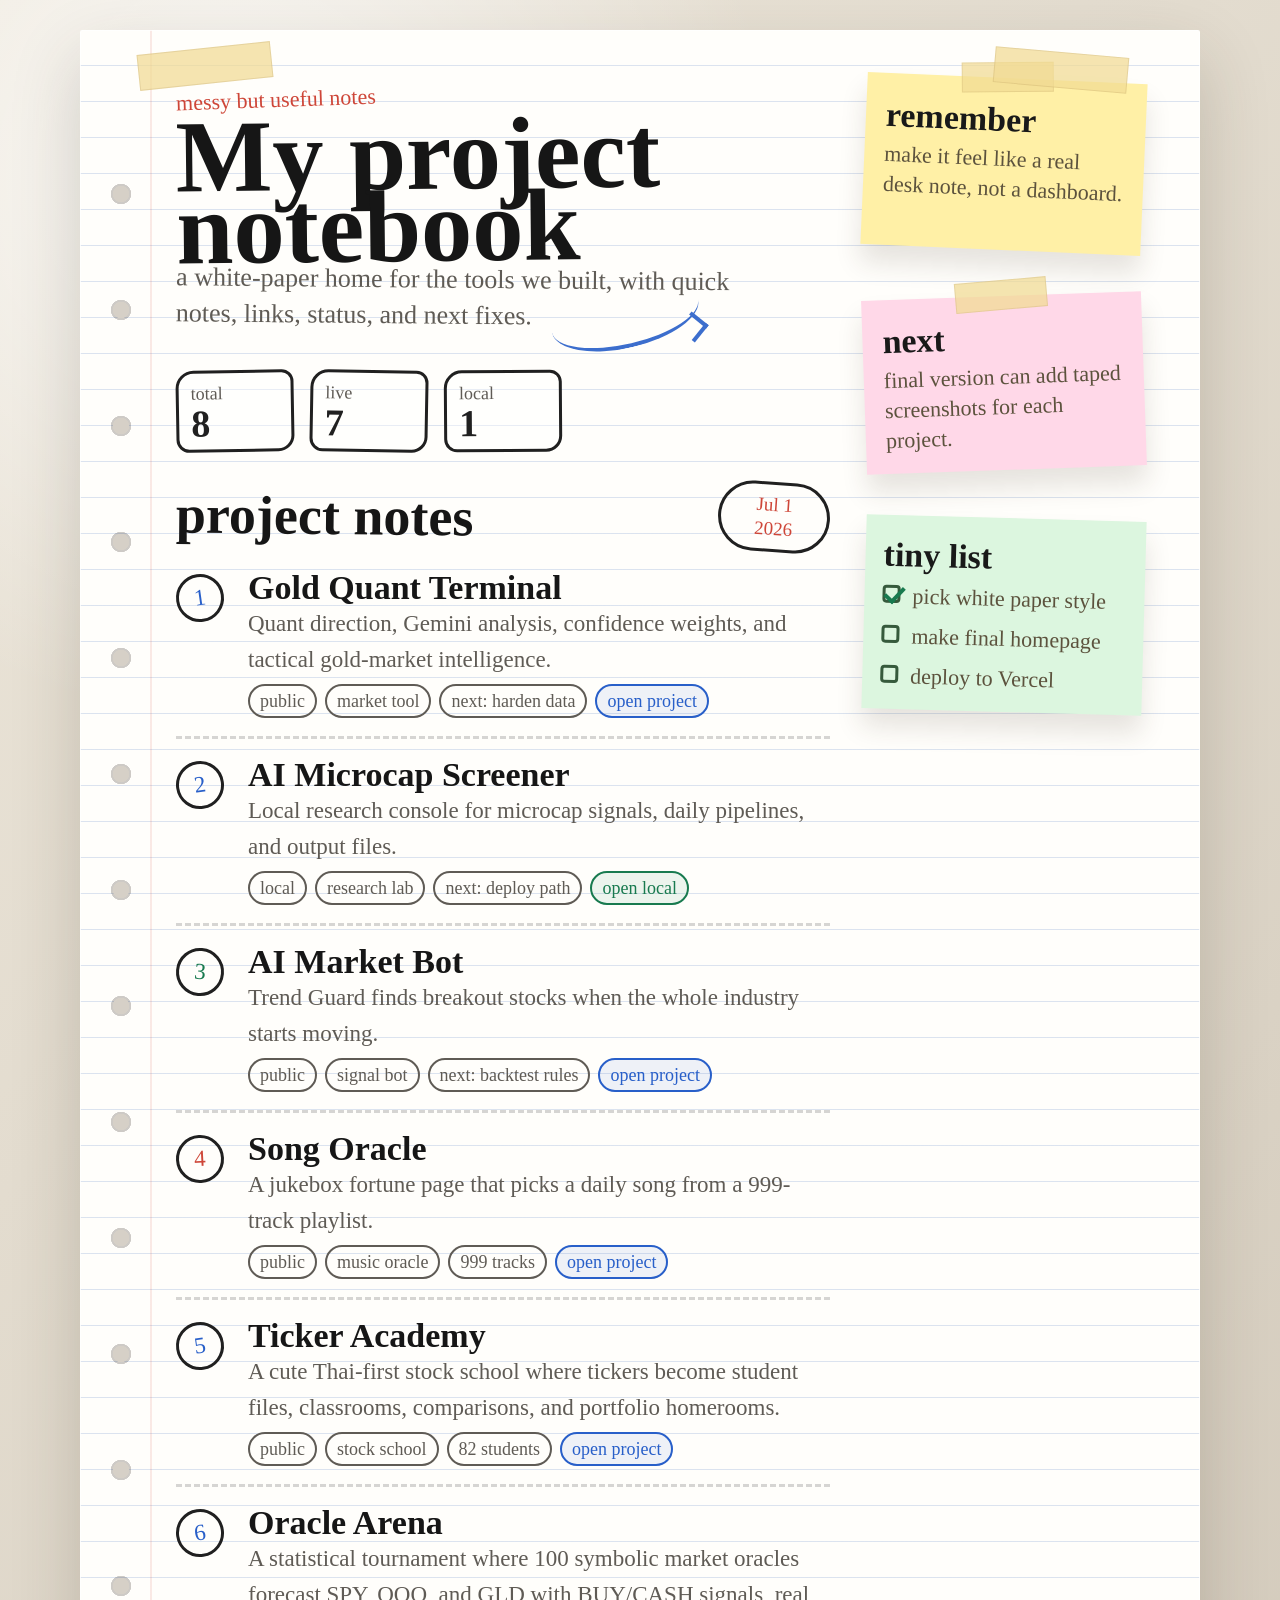
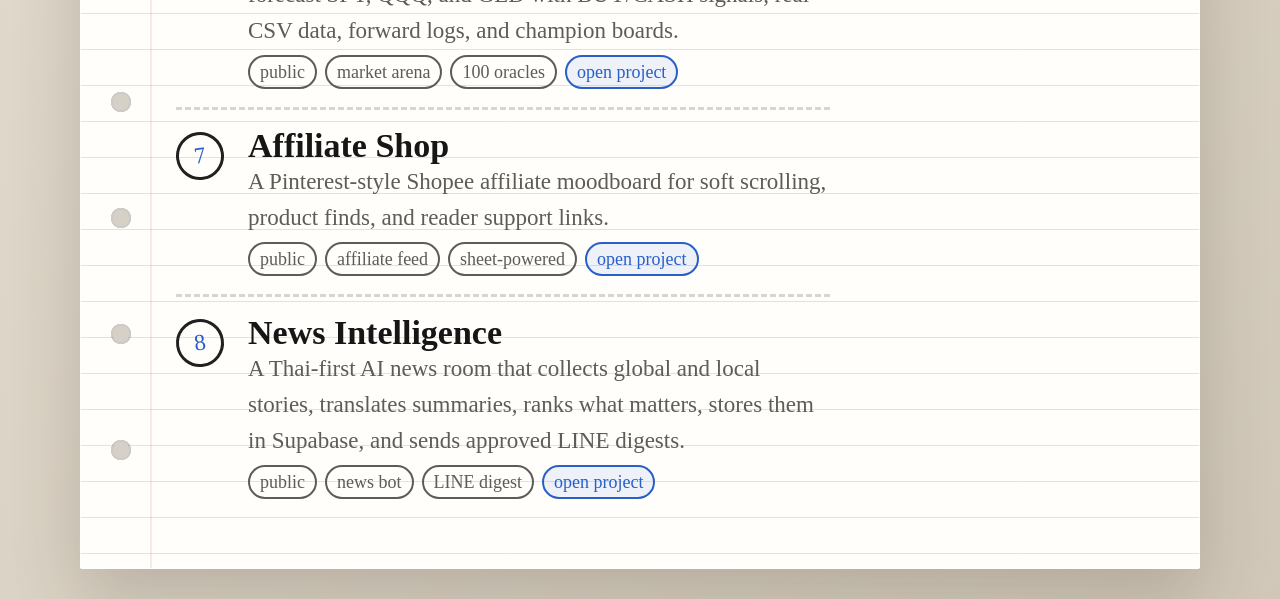
<file: index.html>
<!doctype html>
<html lang="en">
  <head>
    <meta charset="utf-8">
    <meta name="viewport" content="width=device-width, initial-scale=1">
    <title>My Project Notebook - White Paper</title>
    <meta name="theme-color" content="#fffefb">
    <link rel="icon" href="/project-museum-favicon.svg" type="image/svg+xml">
    <link rel="apple-touch-icon" sizes="180x180" href="/apple-touch-icon.png">
    <link rel="manifest" href="/site.webmanifest">
    <style>
      :root {
        color-scheme: light;
        --ink: #202020;
        --soft: #5f5b55;
        --paper: #fffefb;
        --desk: #ddd5c8;
        --line: rgba(34, 88, 178, 0.16);
        --margin: rgba(207, 61, 49, 0.22);
        --blue: #285fc9;
        --red: #ce4638;
        --green: #187a4f;
        --yellow: #fff0a6;
        --pink: #ffd8e8;
        --mint: #dcf6df;
        --tape: rgba(241, 219, 148, 0.72);
        --rule: 36px;
      }

      * { box-sizing: border-box; }

      html { background: var(--desk); }

      body {
        margin: 0;
        min-height: 100vh;
        color: var(--ink);
        font-family: "Bradley Hand", "Comic Sans MS", "Marker Felt", "Segoe Print", cursive;
        background:
          radial-gradient(circle at 18% 8%, rgba(255, 255, 255, 0.78), transparent 24%),
          linear-gradient(135deg, #ede7db, #d0c7b8);
      }

      a { color: inherit; text-decoration: none; }
      h1, h2, h3, p { margin: 0; }

      .desk {
        min-height: 100vh;
        padding: 30px;
        display: grid;
        place-items: center;
      }

      .sheet {
        position: relative;
        width: min(1120px, 100%);
        min-height: 820px;
        padding: 48px 56px 52px 96px;
        background:
          linear-gradient(90deg, transparent 70px, var(--margin) 71px, transparent 72px),
          repeating-linear-gradient(180deg, transparent 0 35px, var(--line) 35px 36px),
          var(--paper);
        border-radius: 2px;
        box-shadow:
          0 28px 70px rgba(56, 45, 30, 0.2),
          0 0 0 1px rgba(255, 255, 255, 0.8) inset;
        overflow: hidden;
      }

      .sheet::before,
      .sheet::after {
        content: "";
        position: absolute;
        width: 132px;
        height: 34px;
        background: var(--tape);
        border: 1px solid rgba(132, 103, 42, 0.14);
        z-index: 3;
      }

      .sheet::before { left: 58px; top: 18px; transform: rotate(-6deg); }
      .sheet::after { right: 72px; top: 22px; transform: rotate(5deg); }

      .holes {
        position: absolute;
        left: 28px;
        top: 88px;
        bottom: 70px;
        width: 26px;
        background:
          radial-gradient(circle, #d6d0c7 0 8px, rgba(48, 38, 29, 0.24) 8.5px 10px, transparent 10.5px)
            center 18px / 26px 116px repeat-y;
      }

      .paper-grid {
        position: relative;
        z-index: 2;
        display: grid;
        grid-template-columns: minmax(0, 1fr) 280px;
        grid-template-areas:
          "hero notes"
          "log notes";
        column-gap: 34px;
        row-gap: 28px;
      }

      .hero { grid-area: hero; min-height: 252px; padding-top: 4px; }

      .label {
        display: inline-block;
        color: var(--red);
        font-size: 22px;
        line-height: var(--rule);
        transform: rotate(-2deg);
      }

      h1 {
        max-width: 650px;
        color: #161616;
        font-size: clamp(56px, 8vw, 108px);
        line-height: 72px;
        letter-spacing: 0;
        transform: rotate(-0.6deg);
      }

      .subtitle {
        max-width: 620px;
        color: var(--soft);
        font-size: 26px;
        line-height: var(--rule);
        transform: rotate(0.5deg);
      }

      .counts { display: flex; gap: 16px; flex-wrap: wrap; margin-top: var(--rule); }

      .count {
        min-width: 118px;
        min-height: 72px;
        padding: 8px 12px;
        border: 3px solid var(--ink);
        border-radius: 18px 12px 16px 13px;
        background: rgba(255, 255, 255, 0.35);
        transform: rotate(-1deg);
      }

      .count:nth-child(2) { transform: rotate(1deg); }
      .count:nth-child(3) { transform: rotate(-0.4deg); }
      .count span { display: block; color: var(--soft); font-size: 18px; line-height: 24px; }
      .count strong { display: block; font-size: 38px; line-height: 36px; }

      .notes { grid-area: notes; position: relative; min-height: 710px; }

      .postit,
      .checklist { position: relative; box-shadow: 0 18px 26px rgba(58, 45, 28, 0.13); }

      .postit { width: 100%; min-height: 172px; padding: 24px 20px 18px; }

      .postit::before {
        content: "";
        position: absolute;
        left: 50%;
        top: -16px;
        width: 90px;
        height: 28px;
        background: var(--tape);
        border: 1px solid rgba(132, 103, 42, 0.12);
        transform: translateX(-50%) rotate(-3deg);
      }

      .postit h2,
      .checklist h2 { color: #191919; font-size: 34px; line-height: 36px; }

      .postit p,
      .todo-item { color: #5c523d; font-size: 22px; line-height: 30px; }

      .postit p { margin-top: 6px; }
      .postit.yellow { background: var(--yellow); transform: rotate(2.5deg); }
      .postit.pink { margin-top: 46px; background: var(--pink); transform: rotate(-2deg); }

      .checklist {
        margin-top: 48px;
        padding: 22px 18px 18px;
        background: var(--mint);
        transform: rotate(1.6deg);
      }

      .todos { display: grid; gap: 10px; margin-top: 8px; }
      .todo-item { display: grid; grid-template-columns: 22px 1fr; gap: 8px; }

      .box {
        width: 18px;
        height: 18px;
        border: 3px solid #365a3c;
        border-radius: 4px;
        margin-top: 4px;
      }

      .done .box { position: relative; }

      .done .box::after {
        content: "";
        position: absolute;
        left: 3px;
        top: -5px;
        width: 8px;
        height: 16px;
        border: solid var(--green);
        border-width: 0 4px 4px 0;
        transform: rotate(42deg);
      }

      .log { grid-area: log; display: grid; gap: 18px; max-width: 760px; }

      .log-title {
        display: flex;
        justify-content: space-between;
        align-items: end;
        gap: 18px;
        min-height: 72px;
      }

      .log-title h2 { color: #161616; font-size: 54px; line-height: 72px; transform: rotate(0.6deg); }

      .date {
        min-width: 112px;
        padding: 8px 12px;
        border: 3px solid var(--ink);
        border-radius: 999px;
        color: var(--red);
        text-align: center;
        font-size: 19px;
        line-height: 24px;
        transform: rotate(4deg);
      }

      .entry {
        display: grid;
        grid-template-columns: 58px minmax(0, 1fr);
        gap: 14px;
        padding-bottom: 18px;
        border-bottom: 3px dashed rgba(32, 32, 32, 0.18);
      }

      .entry:last-child { border-bottom: 0; }

      .num {
        width: 48px;
        height: 48px;
        display: grid;
        place-items: center;
        margin-top: 4px;
        border: 3px solid var(--ink);
        border-radius: 50%;
        color: var(--blue);
        font-size: 23px;
        line-height: 24px;
        transform: rotate(-8deg);
      }

      .entry:nth-of-type(3) .num { color: var(--green); transform: rotate(5deg); }
      .entry:nth-of-type(4) .num { color: var(--red); transform: rotate(-3deg); }
      .entry h3 { color: #161616; font-size: 34px; line-height: 36px; }
      .entry p { color: var(--soft); font-size: 23px; line-height: 36px; }

      .meta-line { display: flex; gap: 8px; flex-wrap: wrap; align-items: center; margin-top: 6px; }

      .chip,
      .open {
        display: inline-flex;
        align-items: center;
        min-height: 32px;
        padding: 0 10px;
        border: 2px solid currentColor;
        border-radius: 999px;
        color: var(--soft);
        font-size: 18px;
        line-height: 30px;
      }

      .open { color: var(--blue); background: rgba(40, 95, 201, 0.08); }
      .open.local { color: var(--green); background: rgba(24, 122, 79, 0.08); }

      .doodle {
        position: absolute;
        left: 42%;
        top: 254px;
        width: 150px;
        height: 64px;
        border-bottom: 4px solid var(--blue);
        border-radius: 50%;
        transform: rotate(-13deg);
        opacity: 0.9;
      }

      .doodle::after {
        content: "";
        position: absolute;
        right: 0;
        bottom: -9px;
        width: 18px;
        height: 18px;
        border-right: 4px solid var(--blue);
        border-bottom: 4px solid var(--blue);
        transform: rotate(-38deg);
      }

      @media (max-width: 980px) {
        .desk { padding: 14px; }
        .sheet { min-height: 0; padding: 42px 32px 42px 78px; }
        .paper-grid { grid-template-columns: 1fr; grid-template-areas: "hero" "notes" "log"; }
        .notes { min-height: 0; display: grid; grid-template-columns: repeat(3, minmax(0, 1fr)); gap: 16px; }
        .postit.pink,
        .checklist { margin-top: 0; }
        .doodle { display: none; }
      }

      @media (max-width: 680px) {
        .desk { padding: 0; }
        .sheet {
          width: 100%;
          min-height: 100vh;
          padding: 34px 16px 42px;
          border-radius: 0;
          background:
            linear-gradient(90deg, transparent 48px, var(--margin) 49px, transparent 50px),
            repeating-linear-gradient(180deg, transparent 0 35px, var(--line) 35px 36px),
            var(--paper);
        }
        .holes { display: none; }
        .paper-grid,
        .notes,
        .entry,
        .log-title { grid-template-columns: 1fr; }
        .log-title { align-items: start; }
        .counts { display: grid; grid-template-columns: repeat(3, minmax(0, 1fr)); gap: 8px; }
        .count { min-width: 0; }
        h1 { font-size: 58px; line-height: 56px; }
        .subtitle,
        .entry p { font-size: 22px; }
      }
    </style>
  </head>
  <body>
    <main class="desk">
      <section class="sheet" aria-label="My project notebook">
        <div class="holes" aria-hidden="true"></div>
        <div class="doodle" aria-hidden="true"></div>

        <div class="paper-grid">
          <header class="hero">
            <span class="label">messy but useful notes</span>
            <h1>My project notebook</h1>
            <p class="subtitle">a white-paper home for the tools we built, with quick notes, links, status, and next fixes.</p>

            <div class="counts" aria-label="Project summary">
              <div class="count"><span>total</span><strong>8</strong></div>
              <div class="count"><span>live</span><strong>7</strong></div>
              <div class="count"><span>local</span><strong>1</strong></div>
            </div>
          </header>

          <aside class="notes" aria-label="Sticky notes">
            <section class="postit yellow">
              <h2>remember</h2>
              <p>make it feel like a real desk note, not a dashboard.</p>
            </section>

            <section class="postit pink">
              <h2>next</h2>
              <p>final version can add taped screenshots for each project.</p>
            </section>

            <section class="checklist">
              <h2>tiny list</h2>
              <div class="todos">
                <div class="todo-item done"><span class="box"></span><span>pick white paper style</span></div>
                <div class="todo-item"><span class="box"></span><span>make final homepage</span></div>
                <div class="todo-item"><span class="box"></span><span>deploy to Vercel</span></div>
              </div>
            </section>
          </aside>

          <section class="log" aria-label="Project notes">
            <div class="log-title">
              <h2>project notes</h2>
              <div class="date">Jul 1<br>2026</div>
            </div>

            <article class="entry">
              <div class="num">1</div>
              <div>
                <h3>Gold Quant Terminal</h3>
                <p>Quant direction, Gemini analysis, confidence weights, and tactical gold-market intelligence.</p>
                <div class="meta-line">
                  <span class="chip">public</span>
                  <span class="chip">market tool</span>
                  <span class="chip">next: harden data</span>
                  <a class="open" href="https://gold-bot-mu.vercel.app/">open project</a>
                </div>
              </div>
            </article>

            <article class="entry">
              <div class="num">2</div>
              <div>
                <h3>AI Microcap Screener</h3>
                <p>Local research console for microcap signals, daily pipelines, and output files.</p>
                <div class="meta-line">
                  <span class="chip">local</span>
                  <span class="chip">research lab</span>
                  <span class="chip">next: deploy path</span>
                  <a class="open local" href="http://127.0.0.1:8787/">open local</a>
                </div>
              </div>
            </article>

            <article class="entry">
              <div class="num">3</div>
              <div>
                <h3>AI Market Bot</h3>
                <p>Trend Guard finds breakout stocks when the whole industry starts moving.</p>
                <div class="meta-line">
                  <span class="chip">public</span>
                  <span class="chip">signal bot</span>
                  <span class="chip">next: backtest rules</span>
                  <a class="open" href="https://ai-market-bot-site.vercel.app/">open project</a>
                </div>
              </div>
            </article>

            <article class="entry">
              <div class="num">4</div>
              <div>
                <h3>Song Oracle</h3>
                <p>A jukebox fortune page that picks a daily song from a 999-track playlist.</p>
                <div class="meta-line">
                  <span class="chip">public</span>
                  <span class="chip">music oracle</span>
                  <span class="chip">999 tracks</span>
                  <a class="open" href="https://new-chat-five-silk.vercel.app/">open project</a>
                </div>
              </div>
            </article>

            <article class="entry">
              <div class="num">5</div>
              <div>
                <h3>Ticker Academy</h3>
                <p>A cute Thai-first stock school where tickers become student files, classrooms, comparisons, and portfolio homerooms.</p>
                <div class="meta-line">
                  <span class="chip">public</span>
                  <span class="chip">stock school</span>
                  <span class="chip">82 students</span>
                  <a class="open" href="https://ticker-academy.vercel.app/">open project</a>
                </div>
              </div>
            </article>

            <article class="entry">
              <div class="num">6</div>
              <div>
                <h3>Oracle Arena</h3>
                <p>A statistical tournament where 100 symbolic market oracles forecast SPY, QQQ, and GLD with BUY/CASH signals, real CSV data, forward logs, and champion boards.</p>
                <div class="meta-line">
                  <span class="chip">public</span>
                  <span class="chip">market arena</span>
                  <span class="chip">100 oracles</span>
                  <a class="open" href="https://oracle-arena-delta.vercel.app/">open project</a>
                </div>
              </div>
            </article>

            <article class="entry">
              <div class="num">7</div>
              <div>
                <h3>Affiliate Shop</h3>
                <p>A Pinterest-style Shopee affiliate moodboard for soft scrolling, product finds, and reader support links.</p>
                <div class="meta-line">
                  <span class="chip">public</span>
                  <span class="chip">affiliate feed</span>
                  <span class="chip">sheet-powered</span>
                  <a class="open" href="https://affiliate-shop-three.vercel.app/">open project</a>
                </div>
              </div>
            </article>

            <article class="entry">
              <div class="num">8</div>
              <div>
                <h3>News Intelligence</h3>
                <p>A Thai-first AI news room that collects global and local stories, translates summaries, ranks what matters, stores them in Supabase, and sends approved LINE digests.</p>
                <div class="meta-line">
                  <span class="chip">public</span>
                  <span class="chip">news bot</span>
                  <span class="chip">LINE digest</span>
                  <a class="open" href="https://news-bot-nu.vercel.app/">open project</a>
                </div>
              </div>
            </article>
          </section>
        </div>
      </section>
    </main>
  </body>
</html>
</file>
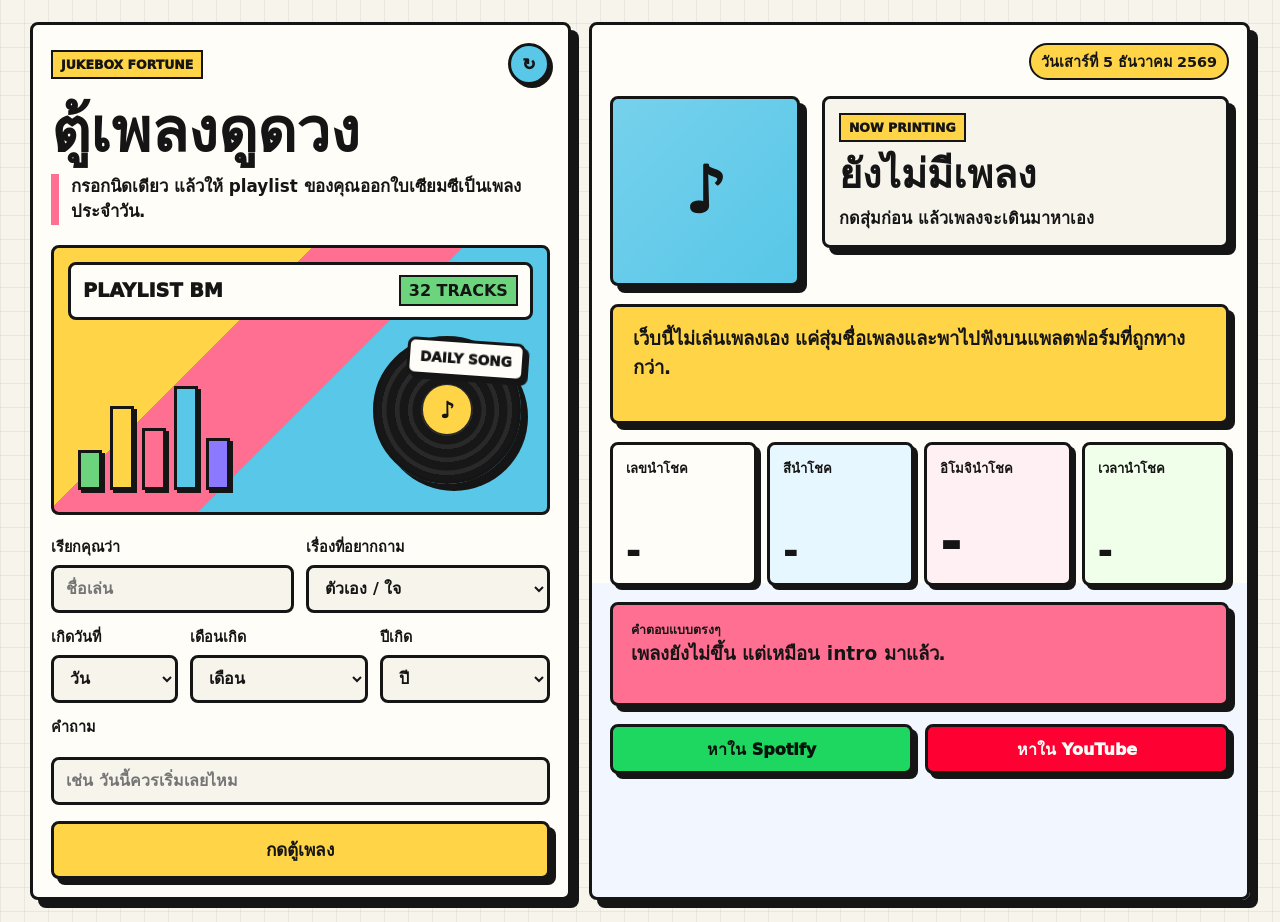
<file: song-oracle/index.html>
<!doctype html>
<html lang="th">
  <head>
    <meta charset="utf-8" />
    <meta name="viewport" content="width=device-width, initial-scale=1" />
    <title>Song Oracle</title>
    <link rel="stylesheet" href="./styles.css" />
  </head>
  <body>
    <canvas id="sky" aria-hidden="true"></canvas>
    <main class="shell">
      <section class="turntable" aria-label="Song Oracle">
        <div class="topbar">
          <p class="eyebrow">Jukebox Fortune</p>
          <button class="icon-button" id="resetButton" type="button" aria-label="เริ่มใหม่" title="เริ่มใหม่">↻</button>
        </div>

        <div class="hero-copy">
          <h1>ตู้เพลงดูดวง</h1>
          <p>กรอกนิดเดียว แล้วให้ playlist ของคุณออกใบเซียมซีเป็นเพลงประจำวัน.</p>
        </div>

        <div class="jukebox-stage" aria-hidden="true">
          <div class="marquee">
            <span>PLAYLIST BM</span>
            <strong id="trackCountLabel">999 TRACKS</strong>
          </div>
          <div class="equalizer">
            <span></span>
            <span></span>
            <span></span>
            <span></span>
            <span></span>
          </div>
          <div class="record" id="record">
            <div class="record-label">
              <span id="recordGlyph">♪</span>
            </div>
          </div>
          <div class="ticket-stub">DAILY SONG</div>
        </div>

        <div class="controls">
          <label>
            <span>เรียกคุณว่า</span>
            <input id="nameInput" maxlength="20" autocomplete="nickname" placeholder="ชื่อเล่น" />
          </label>

          <label>
            <span>เรื่องที่อยากถาม</span>
            <select id="topicSelect">
              <option value="self">ตัวเอง / ใจ</option>
              <option value="work">งาน / โปรเจกต์</option>
              <option value="love">ความรัก / คนคุย</option>
              <option value="money">เงิน / จังหวะชีวิต</option>
              <option value="chaos">เอาเพลงที่ช่วยให้รอดวันนี้</option>
            </select>
          </label>
        </div>

        <div class="astro-grid">
          <label>
            <span>เกิดวันที่</span>
            <select id="birthDaySelect">
              <option value="">วัน</option>
            </select>
          </label>

          <label>
            <span>เดือนเกิด</span>
            <select id="birthMonthSelect">
              <option value="">เดือน</option>
              <option value="01">มกราคม</option>
              <option value="02">กุมภาพันธ์</option>
              <option value="03">มีนาคม</option>
              <option value="04">เมษายน</option>
              <option value="05">พฤษภาคม</option>
              <option value="06">มิถุนายน</option>
              <option value="07">กรกฎาคม</option>
              <option value="08">สิงหาคม</option>
              <option value="09">กันยายน</option>
              <option value="10">ตุลาคม</option>
              <option value="11">พฤศจิกายน</option>
              <option value="12">ธันวาคม</option>
            </select>
          </label>

          <label>
            <span>ปีเกิด</span>
            <select id="birthYearSelect">
              <option value="">ปี</option>
            </select>
          </label>
        </div>

        <label class="question-row">
          <span>คำถาม</span>
          <input id="questionInput" maxlength="78" placeholder="เช่น วันนี้ควรเริ่มเลยไหม" />
        </label>

        <button class="primary-button" id="drawButton" type="button">กดตู้เพลง</button>
      </section>

      <section class="reading" aria-label="ผลดูดวงจากเพลง">
        <div class="date-line" id="dateLine"></div>

        <div class="tuning-panel" id="tuningPanel" aria-live="polite">
          <div class="ticker">
            <span>กำลังจูนคลื่น</span>
            <span>อ่านวันเกิด</span>
            <span>สับ playlist</span>
            <span>พิมพ์ใบเซียมซี</span>
          </div>
          <div class="tuning-bars" aria-hidden="true">
            <span></span>
            <span></span>
            <span></span>
            <span></span>
          </div>
        </div>

        <article class="song-card" id="songCard">
          <div class="cover" id="coverArt">
            <span id="coverGlyph">♪</span>
          </div>
          <div class="song-meta">
            <p class="eyebrow">Now Printing</p>
            <h2 id="songTitle">ยังไม่มีเพลง</h2>
            <p id="artistName">กดสุ่มก่อน แล้วเพลงจะเดินมาหาเอง</p>
          </div>
        </article>

        <div class="oracle-copy">
          <p id="fortuneText">เว็บนี้ไม่เล่นเพลงเอง แค่สุ่มชื่อเพลงและพาไปฟังบนแพลตฟอร์มที่ถูกทางกว่า.</p>
        </div>

        <dl class="signal-grid">
          <div>
            <dt>เลขนำโชค</dt>
            <dd id="songEnergy">-</dd>
          </div>
          <div>
            <dt>สีนำโชค</dt>
            <dd id="lifeHook">-</dd>
          </div>
          <div>
            <dt>อิโมจินำโชค</dt>
            <dd id="tinyQuest">-</dd>
          </div>
          <div>
            <dt>เวลานำโชค</dt>
            <dd id="warningText">-</dd>
          </div>
        </dl>

        <div class="answer">
          <p class="field-title">คำตอบแบบตรงๆ</p>
          <p id="oracleAnswer">เพลงยังไม่ขึ้น แต่เหมือน intro มาแล้ว.</p>
        </div>

        <div class="listen-row">
          <a id="spotifyLink" class="listen-button" href="https://open.spotify.com/search/song%20oracle" target="_blank" rel="noreferrer">หาใน Spotify</a>
          <a id="youtubeLink" class="listen-button secondary" href="https://www.youtube.com/results?search_query=song%20oracle" target="_blank" rel="noreferrer">หาใน YouTube</a>
        </div>
      </section>
    </main>
    <script src="./playlist-data.js"></script>
    <script src="./app.js"></script>
  </body>
</html>
</file>
<file: song-oracle/styles.css>
:root {
  color-scheme: light;
  --ink: #151515;
  --paper: #f7f4ec;
  --white: #fffdf7;
  --yellow: #ffd447;
  --pink: #ff6f91;
  --cyan: #58c7e8;
  --green: #6bd47c;
  --violet: #8b79ff;
  --line: #151515;
  font-family: Inter, ui-sans-serif, system-ui, -apple-system, BlinkMacSystemFont, "Segoe UI", sans-serif;
}

* {
  box-sizing: border-box;
}

body {
  min-height: 100vh;
  margin: 0;
  color: var(--ink);
  background:
    linear-gradient(90deg, rgba(21, 21, 21, 0.06) 1px, transparent 1px),
    linear-gradient(0deg, rgba(21, 21, 21, 0.06) 1px, transparent 1px),
    var(--paper);
  background-size: 24px 24px;
  overflow-x: hidden;
}

#sky {
  position: fixed;
  inset: 0;
  width: 100%;
  height: 100%;
  z-index: 0;
  pointer-events: none;
  opacity: 0.35;
  mix-blend-mode: multiply;
}

button,
input,
select {
  font: inherit;
}

.shell {
  position: relative;
  z-index: 1;
  width: min(1220px, calc(100% - 28px));
  min-height: 100vh;
  margin: 0 auto;
  display: grid;
  grid-template-columns: minmax(340px, 0.9fr) minmax(390px, 1.1fr);
  gap: 18px;
  align-items: stretch;
  padding: 22px 0;
}

.turntable,
.reading {
  border: 3px solid var(--line);
  border-radius: 8px;
  background: var(--white);
  box-shadow: 8px 8px 0 var(--line);
}

.turntable {
  display: flex;
  flex-direction: column;
  padding: 18px;
}

.topbar,
.listen-row {
  display: flex;
  align-items: center;
  justify-content: space-between;
  gap: 12px;
}

.eyebrow,
.field-title {
  margin: 0;
  color: var(--ink);
  font-size: 0.78rem;
  font-weight: 950;
  letter-spacing: 0;
  text-transform: uppercase;
}

.eyebrow {
  display: inline-flex;
  width: fit-content;
  padding: 5px 8px;
  border: 2px solid var(--line);
  background: var(--yellow);
}

.icon-button {
  width: 42px;
  height: 42px;
  border: 3px solid var(--line);
  border-radius: 999px;
  color: var(--ink);
  background: var(--cyan);
  cursor: pointer;
  font-weight: 950;
  box-shadow: 3px 3px 0 var(--line);
}

.hero-copy {
  margin-top: 18px;
}

h1,
h2 {
  margin: 0;
  line-height: 0.94;
  letter-spacing: 0;
}

h1 {
  max-width: 100%;
  font-size: clamp(3rem, 4.75vw, 5.7rem);
  white-space: nowrap;
  text-transform: uppercase;
}

.hero-copy p {
  max-width: 32rem;
  margin: 14px 0 0;
  border-left: 8px solid var(--pink);
  padding-left: 12px;
  color: var(--ink);
  font-size: 1.05rem;
  font-weight: 800;
  line-height: 1.5;
}

.jukebox-stage {
  position: relative;
  min-height: 270px;
  margin: 20px 0;
  border: 3px solid var(--line);
  border-radius: 8px;
  overflow: hidden;
  background:
    linear-gradient(135deg, var(--yellow) 0 34%, var(--pink) 34% 54%, var(--cyan) 54% 100%);
}

.marquee {
  position: absolute;
  top: 14px;
  left: 14px;
  right: 14px;
  min-height: 58px;
  border: 3px solid var(--line);
  border-radius: 8px;
  display: flex;
  align-items: center;
  justify-content: space-between;
  gap: 12px;
  padding: 8px 12px;
  background: var(--white);
  font-weight: 950;
}

.marquee span {
  font-size: 1.2rem;
}

.marquee strong {
  padding: 4px 8px;
  border: 2px solid var(--line);
  background: var(--green);
  white-space: nowrap;
}

.equalizer {
  position: absolute;
  left: 24px;
  bottom: 22px;
  height: 112px;
  display: flex;
  align-items: end;
  gap: 8px;
}

.equalizer span {
  width: 24px;
  border: 3px solid var(--line);
  background: var(--white);
  box-shadow: 3px 3px 0 var(--line);
}

.equalizer span:nth-child(1) { height: 40px; background: var(--green); }
.equalizer span:nth-child(2) { height: 84px; background: var(--yellow); }
.equalizer span:nth-child(3) { height: 62px; background: var(--pink); }
.equalizer span:nth-child(4) { height: 104px; background: var(--cyan); }
.equalizer span:nth-child(5) { height: 52px; background: var(--violet); }

.is-playing .equalizer span {
  animation: bounceBar 420ms ease-in-out infinite;
  transform-origin: bottom;
}

.is-tuning .jukebox-stage {
  animation: machineShake 140ms steps(2) infinite;
}

.is-tuning .marquee {
  background: repeating-linear-gradient(90deg, var(--yellow) 0 18px, var(--white) 18px 36px);
}

.is-tuning .ticket-stub {
  animation: ticketWiggle 220ms ease-in-out infinite;
}

.record {
  --label-color: var(--yellow);
  position: absolute;
  right: 26px;
  bottom: 28px;
  width: 148px;
  aspect-ratio: 1;
  border: 3px solid var(--line);
  border-radius: 999px;
  display: grid;
  place-items: center;
  background:
    radial-gradient(circle, var(--label-color) 0 22%, transparent 22.5%),
    repeating-radial-gradient(circle, #171717 0 8px, #292929 9px 13px);
  box-shadow: 7px 7px 0 var(--line);
  animation: idleSpin 18s linear infinite;
}

.is-playing .record {
  animation-duration: 1s;
}

.record-label {
  width: 34%;
  aspect-ratio: 1;
  border-radius: 999px;
  display: grid;
  place-items: center;
  color: var(--ink);
  background: var(--label-color);
  font-size: 1.4rem;
  font-weight: 950;
}

.ticket-stub {
  position: absolute;
  right: 22px;
  top: 92px;
  border: 3px solid var(--line);
  border-radius: 8px;
  padding: 8px 10px;
  background: var(--white);
  font-size: 0.85rem;
  font-weight: 950;
  transform: rotate(4deg);
  box-shadow: 4px 4px 0 var(--line);
}

.controls,
.astro-grid,
.question-row {
  display: grid;
  gap: 12px;
}

.controls,
.astro-grid {
  grid-template-columns: 1fr 1fr;
}

.astro-grid {
  grid-template-columns: 0.75fr 1.05fr 1fr;
}

.astro-grid,
.question-row {
  margin-top: 12px;
}

label span {
  display: block;
  margin-bottom: 7px;
  color: var(--ink);
  font-size: 0.9rem;
  font-weight: 900;
}

input,
select {
  width: 100%;
  min-height: 48px;
  border: 3px solid var(--line);
  border-radius: 8px;
  color: var(--ink);
  background: var(--paper);
  padding: 0 12px;
  outline: none;
  font-weight: 800;
}

input:focus,
select:focus {
  background: var(--white);
  box-shadow: 0 0 0 4px var(--cyan);
}

.primary-button,
.listen-button {
  border: 3px solid var(--line);
  border-radius: 8px;
  cursor: pointer;
  transition: transform 120ms ease, box-shadow 120ms ease, filter 120ms ease;
}

.primary-button {
  width: 100%;
  min-height: 58px;
  margin-top: 16px;
  color: var(--ink);
  background: var(--yellow);
  font-size: 1.08rem;
  font-weight: 950;
  box-shadow: 6px 6px 0 var(--line);
}

.primary-button:disabled {
  cursor: wait;
  background: var(--yellow);
}

button:hover,
.listen-button:hover {
  transform: translate(-2px, -2px);
  filter: saturate(1.08);
}

button:active,
.listen-button:active {
  transform: translate(2px, 2px);
  box-shadow: 2px 2px 0 var(--line);
}

.reading {
  display: flex;
  flex-direction: column;
  padding: 18px;
  background:
    linear-gradient(180deg, var(--white) 0 64%, #f1f6ff 64% 100%);
}

.date-line {
  width: fit-content;
  margin-left: auto;
  border: 2px solid var(--line);
  border-radius: 999px;
  padding: 5px 10px;
  color: var(--ink);
  background: var(--yellow);
  font-size: 0.9rem;
  font-weight: 900;
}

.tuning-panel {
  display: none;
  margin-top: 16px;
  border: 3px solid var(--line);
  border-radius: 8px;
  overflow: hidden;
  background: var(--ink);
  color: var(--white);
  box-shadow: 6px 6px 0 var(--line);
}

.is-tuning .tuning-panel {
  display: block;
}

.ticker {
  display: flex;
  width: max-content;
  gap: 12px;
  padding: 10px 0;
  font-weight: 950;
  text-transform: uppercase;
  animation: tickerMove 4s linear infinite;
}

.ticker span {
  border: 2px solid var(--white);
  border-radius: 999px;
  padding: 6px 10px;
  white-space: nowrap;
}

.tuning-bars {
  display: grid;
  grid-template-columns: repeat(4, 1fr);
  gap: 8px;
  padding: 10px;
  background: var(--white);
}

.tuning-bars span {
  height: 14px;
  border: 2px solid var(--line);
  background: var(--pink);
  animation: scanBar 600ms ease-in-out infinite;
}

.tuning-bars span:nth-child(2) {
  background: var(--yellow);
  animation-delay: 90ms;
}

.tuning-bars span:nth-child(3) {
  background: var(--cyan);
  animation-delay: 180ms;
}

.tuning-bars span:nth-child(4) {
  background: var(--green);
  animation-delay: 270ms;
}

.song-card {
  display: grid;
  grid-template-columns: minmax(190px, 0.42fr) minmax(0, 1fr);
  gap: 22px;
  align-items: start;
  margin-top: 16px;
}

.is-tuning .song-card,
.is-tuning .oracle-copy,
.is-tuning .signal-grid,
.is-tuning .answer,
.is-tuning .listen-row {
  filter: grayscale(1);
  opacity: 0.42;
}

.cover {
  --cover-color: var(--cyan);
  --cover-image: none;
  aspect-ratio: 1;
  border: 3px solid var(--line);
  border-radius: 8px;
  display: grid;
  place-items: center;
  color: var(--ink);
  background:
    linear-gradient(135deg, rgba(255, 255, 255, 0.18), transparent),
    var(--cover-image),
    var(--cover-color);
  background-position: center;
  background-size: cover;
  box-shadow: 7px 7px 0 var(--line);
  font-size: 4rem;
  font-weight: 950;
  width: 100%;
}

.cover.has-thumb {
  color: transparent;
}

.song-card.revealed .cover {
  animation: coverPop 360ms ease;
}

.song-meta {
  min-width: 0;
  overflow: hidden;
  border: 3px solid var(--line);
  border-radius: 8px;
  padding: 14px;
  background: var(--paper);
  box-shadow: 7px 7px 0 var(--line);
}

h2 {
  margin-top: 12px;
  font-size: clamp(1.85rem, 3.1vw, 3.25rem);
  line-height: 1.04;
  overflow-wrap: anywhere;
}

.song-meta > p:last-child {
  margin: 10px 0 0;
  color: var(--ink);
  font-size: 1.02rem;
  font-weight: 950;
}

.oracle-copy {
  min-height: 120px;
  margin-top: 18px;
  border: 3px solid var(--line);
  border-radius: 8px;
  padding: 18px 20px;
  color: var(--ink);
  background: var(--yellow);
  font-size: clamp(1rem, 1.55vw, 1.16rem);
  font-weight: 850;
  line-height: 1.56;
  box-shadow: 6px 6px 0 var(--line);
}

.oracle-copy p,
.answer p:last-child {
  margin: 0;
}

.signal-grid {
  display: grid;
  grid-template-columns: repeat(4, minmax(0, 1fr));
  gap: 10px;
  margin: 18px 0 0;
}

.signal-grid div {
  min-height: 144px;
  border: 3px solid var(--line);
  border-radius: 8px;
  padding: 13px;
  display: flex;
  flex-direction: column;
  justify-content: space-between;
  background: var(--white);
  box-shadow: 4px 4px 0 var(--line);
}

.signal-grid div:nth-child(2) { background: #e7f7ff; }
.signal-grid div:nth-child(3) { background: #fff0f4; }
.signal-grid div:nth-child(4) { background: #efffe9; }

dt {
  color: var(--ink);
  font-size: 0.82rem;
  font-weight: 950;
  text-transform: uppercase;
}

dd {
  margin: 12px 0 0;
  color: var(--ink);
  font-size: clamp(1.55rem, 2.6vw, 2.75rem);
  font-weight: 950;
  line-height: 1.12;
  overflow-wrap: anywhere;
}

.signal-grid div:nth-child(3) dd {
  font-size: clamp(2.25rem, 3.75vw, 3.7rem);
}

.answer {
  min-height: 104px;
  margin-top: 16px;
  border: 3px solid var(--line);
  border-radius: 8px;
  padding: 16px 18px;
  color: var(--ink);
  background: var(--pink);
  font-size: clamp(1rem, 1.5vw, 1.16rem);
  font-weight: 850;
  line-height: 1.5;
  box-shadow: 6px 6px 0 var(--line);
}

.answer .field-title {
  color: var(--ink);
}

.listen-row {
  margin-top: 18px;
}

.listen-button {
  flex: 1;
  min-height: 50px;
  display: inline-flex;
  align-items: center;
  justify-content: center;
  color: #08130b;
  background: #1ed760;
  font-weight: 950;
  text-decoration: none;
  box-shadow: 5px 5px 0 var(--line);
}

.listen-button.secondary {
  background: #ff0033;
  color: var(--white);
}

@keyframes idleSpin {
  to { transform: rotate(360deg); }
}

@keyframes bounceBar {
  50% { transform: scaleY(0.6); }
}

@keyframes machineShake {
  0% { transform: translate(0, 0) rotate(0); }
  50% { transform: translate(3px, -2px) rotate(0.4deg); }
  100% { transform: translate(-2px, 2px) rotate(-0.3deg); }
}

@keyframes ticketWiggle {
  50% { transform: rotate(-3deg) translateY(3px); }
}

@keyframes tickerMove {
  from { transform: translateX(0); }
  to { transform: translateX(-48%); }
}

@keyframes scanBar {
  0%, 100% { transform: scaleX(0.32); transform-origin: left; }
  50% { transform: scaleX(1); transform-origin: left; }
}

@keyframes coverPop {
  0% { transform: translate(-4px, -4px) rotate(-1.5deg); opacity: 0.82; }
  100% { transform: translate(0, 0) rotate(0); opacity: 1; }
}

@media (max-width: 980px) {
  .shell {
    grid-template-columns: 1fr;
    align-items: start;
    padding: 14px 0 22px;
  }

  h1 {
    max-width: none;
  }

  .signal-grid {
    grid-template-columns: repeat(2, minmax(0, 1fr));
  }
}

@media (max-width: 660px) {
  .shell {
    width: min(100% - 18px, 1220px);
  }

  .turntable,
  .reading {
    padding: 13px;
    box-shadow: 5px 5px 0 var(--line);
  }

  .jukebox-stage {
    min-height: 230px;
  }

  .marquee {
    left: 10px;
    right: 10px;
    min-height: 54px;
  }

  .marquee span {
    font-size: 1rem;
  }

  .equalizer {
    left: 14px;
    bottom: 18px;
    height: 88px;
    gap: 6px;
  }

  .equalizer span {
    width: 18px;
  }

  .record {
    width: 112px;
    right: 16px;
    bottom: 22px;
  }

  .ticket-stub {
    top: 84px;
    right: 13px;
  }

  .controls,
  .astro-grid,
  .song-card,
  .signal-grid,
  .listen-row {
    grid-template-columns: 1fr;
  }

  .cover {
    width: min(100%, 290px);
  }

  .song-meta,
  .cover,
  .oracle-copy,
  .answer,
  .listen-button,
  .signal-grid div {
    box-shadow: 4px 4px 0 var(--line);
  }
}
</file>
